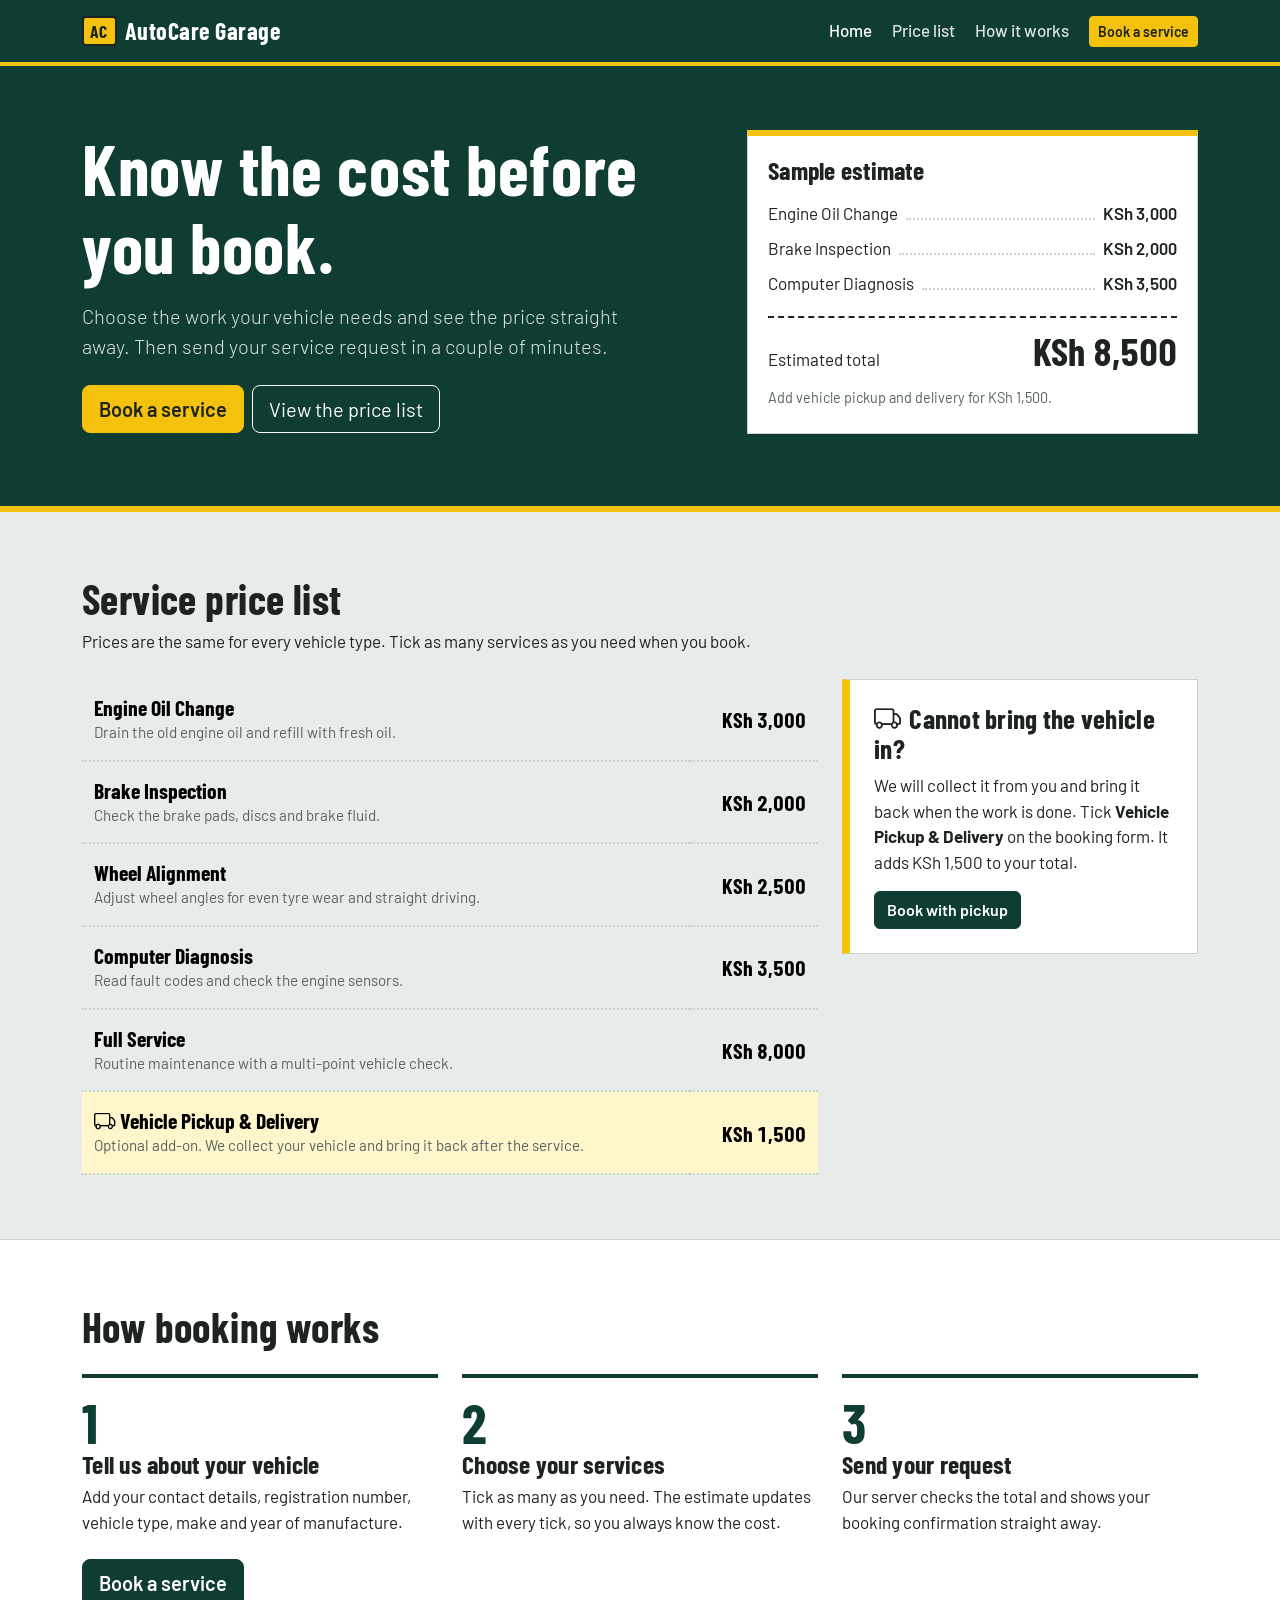
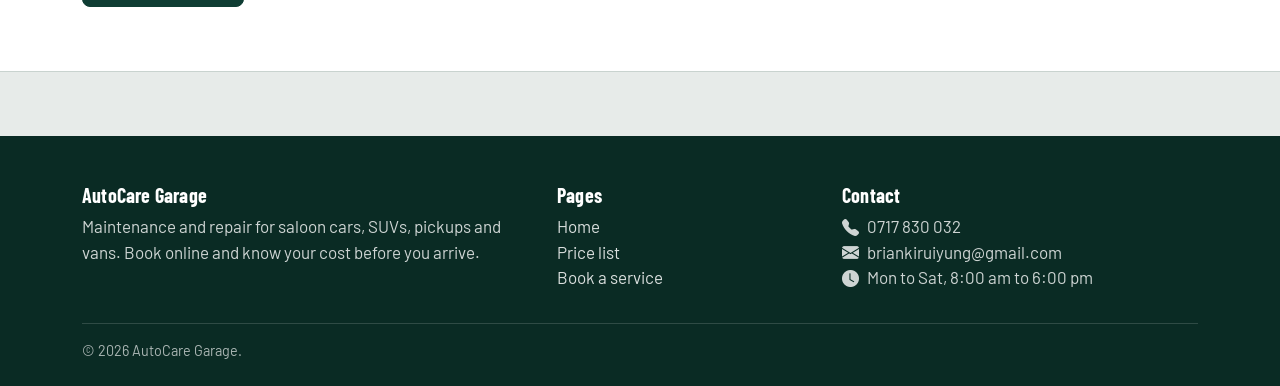
<file: index.html>
<!DOCTYPE html>
<html lang="en">
<head>
  <meta charset="UTF-8">
  <meta name="viewport" content="width=device-width, initial-scale=1">
  <meta name="description" content="AutoCare Garage: book your vehicle service online and see the cost before you arrive.">
  <title>AutoCare Garage | Book your vehicle service online</title>
  <link rel="icon" href="data:image/svg+xml,%3Csvg xmlns='http://www.w3.org/2000/svg' viewBox='0 0 32 32'%3E%3Crect width='32' height='32' rx='5' fill='%23f4c20d'/%3E%3Ctext x='16' y='22' font-size='15' font-weight='700' text-anchor='middle' font-family='Arial' fill='%231c2321'%3EAC%3C/text%3E%3C/svg%3E">

  <!-- Bootstrap 5 and Bootstrap Icons (loaded from a CDN, so an internet connection is needed) -->
  <link rel="stylesheet" href="https://cdn.jsdelivr.net/npm/bootstrap@5.3.3/dist/css/bootstrap.min.css">
  <link rel="stylesheet" href="https://cdn.jsdelivr.net/npm/bootstrap-icons@1.11.3/font/bootstrap-icons.min.css">

  <!-- Barlow fonts. If they fail to load, the fallbacks in style.css are used -->
  <link rel="preconnect" href="https://fonts.googleapis.com">
  <link rel="preconnect" href="https://fonts.gstatic.com" crossorigin>
  <link rel="stylesheet" href="https://fonts.googleapis.com/css2?family=Barlow+Condensed:wght@600;700&family=Barlow:wght@400;500;600&display=swap">

  <!-- Our own styles (must come after Bootstrap) -->
  <link rel="stylesheet" href="style.css">
</head>
<body>

  <!-- ===================== NAVIGATION ===================== -->
  <nav class="navbar navbar-expand-lg navbar-dark site-nav sticky-top">
    <div class="container">
      <a class="navbar-brand d-flex align-items-center gap-2" href="index.html">
        <span class="brand-mark" aria-hidden="true">AC</span>
        <span>AutoCare Garage</span>
      </a>
      <button class="navbar-toggler" type="button" data-bs-toggle="collapse" data-bs-target="#mainNav"
              aria-controls="mainNav" aria-expanded="false" aria-label="Toggle navigation">
        <span class="navbar-toggler-icon"></span>
      </button>
      <div class="collapse navbar-collapse" id="mainNav">
        <ul class="navbar-nav ms-auto align-items-lg-center gap-lg-1">
          <li class="nav-item"><a class="nav-link active" href="index.html" aria-current="page">Home</a></li>
          <li class="nav-item"><a class="nav-link" href="#prices">Price list</a></li>
          <li class="nav-item"><a class="nav-link" href="#how-it-works">How it works</a></li>
          <li class="nav-item ms-lg-2 mt-2 mt-lg-0">
            <a class="btn btn-plate btn-sm" href="service.html">Book a service</a>
          </li>
        </ul>
      </div>
    </div>
  </nav>

  <main>

    <!-- ===================== HERO ===================== -->
    <header class="hero">
      <div class="container">
        <div class="row align-items-center gx-4 gy-5">

          <div class="col-lg-7">
            <h1>Know the cost before you book.</h1>
            <p class="lead mb-4">
              Choose the work your vehicle needs and see the price straight away.
              Then send your service request in a couple of minutes.
            </p>
            <div class="d-flex flex-wrap gap-2">
              <a href="service.html" class="btn btn-plate btn-lg">Book a service</a>
              <a href="#prices" class="btn btn-outline-light btn-lg">View the price list</a>
            </div>
          </div>

          <!-- A sample of the estimate customers see on the booking page -->
          <div class="col-lg-5">
            <div class="ticket" role="img"
                 aria-label="Sample estimate: Engine Oil Change KSh 3,000, Brake Inspection KSh 2,000, Computer Diagnosis KSh 3,500, total KSh 8,500">
              <h2 class="ticket-title">Sample estimate</h2>
              <ul class="ticket-lines" aria-hidden="true">
                <li class="ticket-line">
                  <span class="ticket-name">Engine Oil Change</span>
                  <span class="ticket-leader"></span>
                  <span class="ticket-price">KSh 3,000</span>
                </li>
                <li class="ticket-line">
                  <span class="ticket-name">Brake Inspection</span>
                  <span class="ticket-leader"></span>
                  <span class="ticket-price">KSh 2,000</span>
                </li>
                <li class="ticket-line">
                  <span class="ticket-name">Computer Diagnosis</span>
                  <span class="ticket-leader"></span>
                  <span class="ticket-price">KSh 3,500</span>
                </li>
              </ul>
              <div class="ticket-total" aria-hidden="true">
                <span>Estimated total</span>
                <strong>KSh 8,500</strong>
              </div>
              <p class="ticket-note mb-0">Add vehicle pickup and delivery for KSh 1,500.</p>
            </div>
          </div>

        </div>
      </div>
    </header>

    <!-- ===================== PRICE LIST ===================== -->
    <section class="section-space" id="prices" aria-labelledby="pricesHeading">
      <div class="container">
        <h2 class="section-title" id="pricesHeading">Service price list</h2>
        <p class="mb-4">Prices are the same for every vehicle type. Tick as many services as you need when you book.</p>

        <div class="row g-4 align-items-start">

          <div class="col-lg-8">
            <table class="table price-board align-middle">
              <thead class="visually-hidden">
                <tr>
                  <th scope="col">Service</th>
                  <th scope="col">Charge</th>
                </tr>
              </thead>
              <tbody>
                <tr>
                  <th scope="row">
                    <span class="price-name">Engine Oil Change</span>
                    <span class="price-desc">Drain the old engine oil and refill with fresh oil.</span>
                  </th>
                  <td class="price-cell">KSh 3,000</td>
                </tr>
                <tr>
                  <th scope="row">
                    <span class="price-name">Brake Inspection</span>
                    <span class="price-desc">Check the brake pads, discs and brake fluid.</span>
                  </th>
                  <td class="price-cell">KSh 2,000</td>
                </tr>
                <tr>
                  <th scope="row">
                    <span class="price-name">Wheel Alignment</span>
                    <span class="price-desc">Adjust wheel angles for even tyre wear and straight driving.</span>
                  </th>
                  <td class="price-cell">KSh 2,500</td>
                </tr>
                <tr>
                  <th scope="row">
                    <span class="price-name">Computer Diagnosis</span>
                    <span class="price-desc">Read fault codes and check the engine sensors.</span>
                  </th>
                  <td class="price-cell">KSh 3,500</td>
                </tr>
                <tr>
                  <th scope="row">
                    <span class="price-name">Full Service</span>
                    <span class="price-desc">Routine maintenance with a multi-point vehicle check.</span>
                  </th>
                  <td class="price-cell">KSh 8,000</td>
                </tr>
                <tr class="is-addon">
                  <th scope="row">
                    <span class="price-name"><i class="bi bi-truck me-1" aria-hidden="true"></i>Vehicle Pickup &amp; Delivery</span>
                    <span class="price-desc">Optional add-on. We collect your vehicle and bring it back after the service.</span>
                  </th>
                  <td class="price-cell">KSh 1,500</td>
                </tr>
              </tbody>
            </table>
          </div>

          <!-- Pickup and delivery call-out (opens the booking form with the option already ticked) -->
          <div class="col-lg-4">
            <div class="callout">
              <h3 class="callout-title"><i class="bi bi-truck me-2" aria-hidden="true"></i>Cannot bring the vehicle in?</h3>
              <p>
                We will collect it from you and bring it back when the work is done.
                Tick <strong>Vehicle Pickup &amp; Delivery</strong> on the booking form. It adds KSh 1,500 to your total.
              </p>
              <a href="service.html?pickup=1" class="btn btn-garage">Book with pickup</a>
            </div>
          </div>

        </div>
      </div>
    </section>

    <!-- ===================== HOW IT WORKS ===================== -->
    <section class="band-white section-space" id="how-it-works" aria-labelledby="howHeading">
      <div class="container">
        <h2 class="section-title mb-4" id="howHeading">How booking works</h2>

        <div class="row g-4">
          <div class="col-md-4">
            <div class="step-item">
              <div class="step-number" aria-hidden="true">1</div>
              <h3>Tell us about your vehicle</h3>
              <p class="mb-0">Add your contact details, registration number, vehicle type, make and year of manufacture.</p>
            </div>
          </div>
          <div class="col-md-4">
            <div class="step-item">
              <div class="step-number" aria-hidden="true">2</div>
              <h3>Choose your services</h3>
              <p class="mb-0">Tick as many as you need. The estimate updates with every tick, so you always know the cost.</p>
            </div>
          </div>
          <div class="col-md-4">
            <div class="step-item">
              <div class="step-number" aria-hidden="true">3</div>
              <h3>Send your request</h3>
              <p class="mb-0">Our server checks the total and shows your booking confirmation straight away.</p>
            </div>
          </div>
        </div>

        <div class="mt-4">
          <a href="service.html" class="btn btn-garage btn-lg">Book a service</a>
        </div>
      </div>
    </section>

  </main>

  <!-- ===================== FOOTER ===================== -->
  <footer class="site-footer">
    <div class="container">
      <div class="row g-4">
        <div class="col-md-5">
          <h2>AutoCare Garage</h2>
          <p class="mb-0">Maintenance and repair for saloon cars, SUVs, pickups and vans. Book online and know your cost before you arrive.</p>
        </div>
        <div class="col-12 col-sm-6 col-md-3">
          <h2>Pages</h2>
          <ul class="list-unstyled mb-0">
            <li><a href="index.html">Home</a></li>
            <li><a href="#prices">Price list</a></li>
            <li><a href="service.html">Book a service</a></li>
          </ul>
        </div>
        <div class="col-12 col-sm-6 col-md-4">
          <h2>Contact</h2>
          <ul class="list-unstyled mb-0">
            <li><i class="bi bi-telephone-fill me-2" aria-hidden="true"></i>0717 830 032</li>
            <li><i class="bi bi-envelope-fill me-2" aria-hidden="true"></i>briankiruiyung@gmail.com</li>
            <li><i class="bi bi-clock-fill me-2" aria-hidden="true"></i>Mon to Sat, 8:00 am to 6:00 pm</li>
          </ul>
        </div>
      </div>
      <p class="footer-legal">&copy; 2026 AutoCare Garage.</p>
    </div>
  </footer>

  <!-- Bootstrap's JavaScript (needed for the mobile menu) -->
  <script src="https://cdn.jsdelivr.net/npm/bootstrap@5.3.3/dist/js/bootstrap.bundle.min.js"></script>
</body>
</html>
</file>
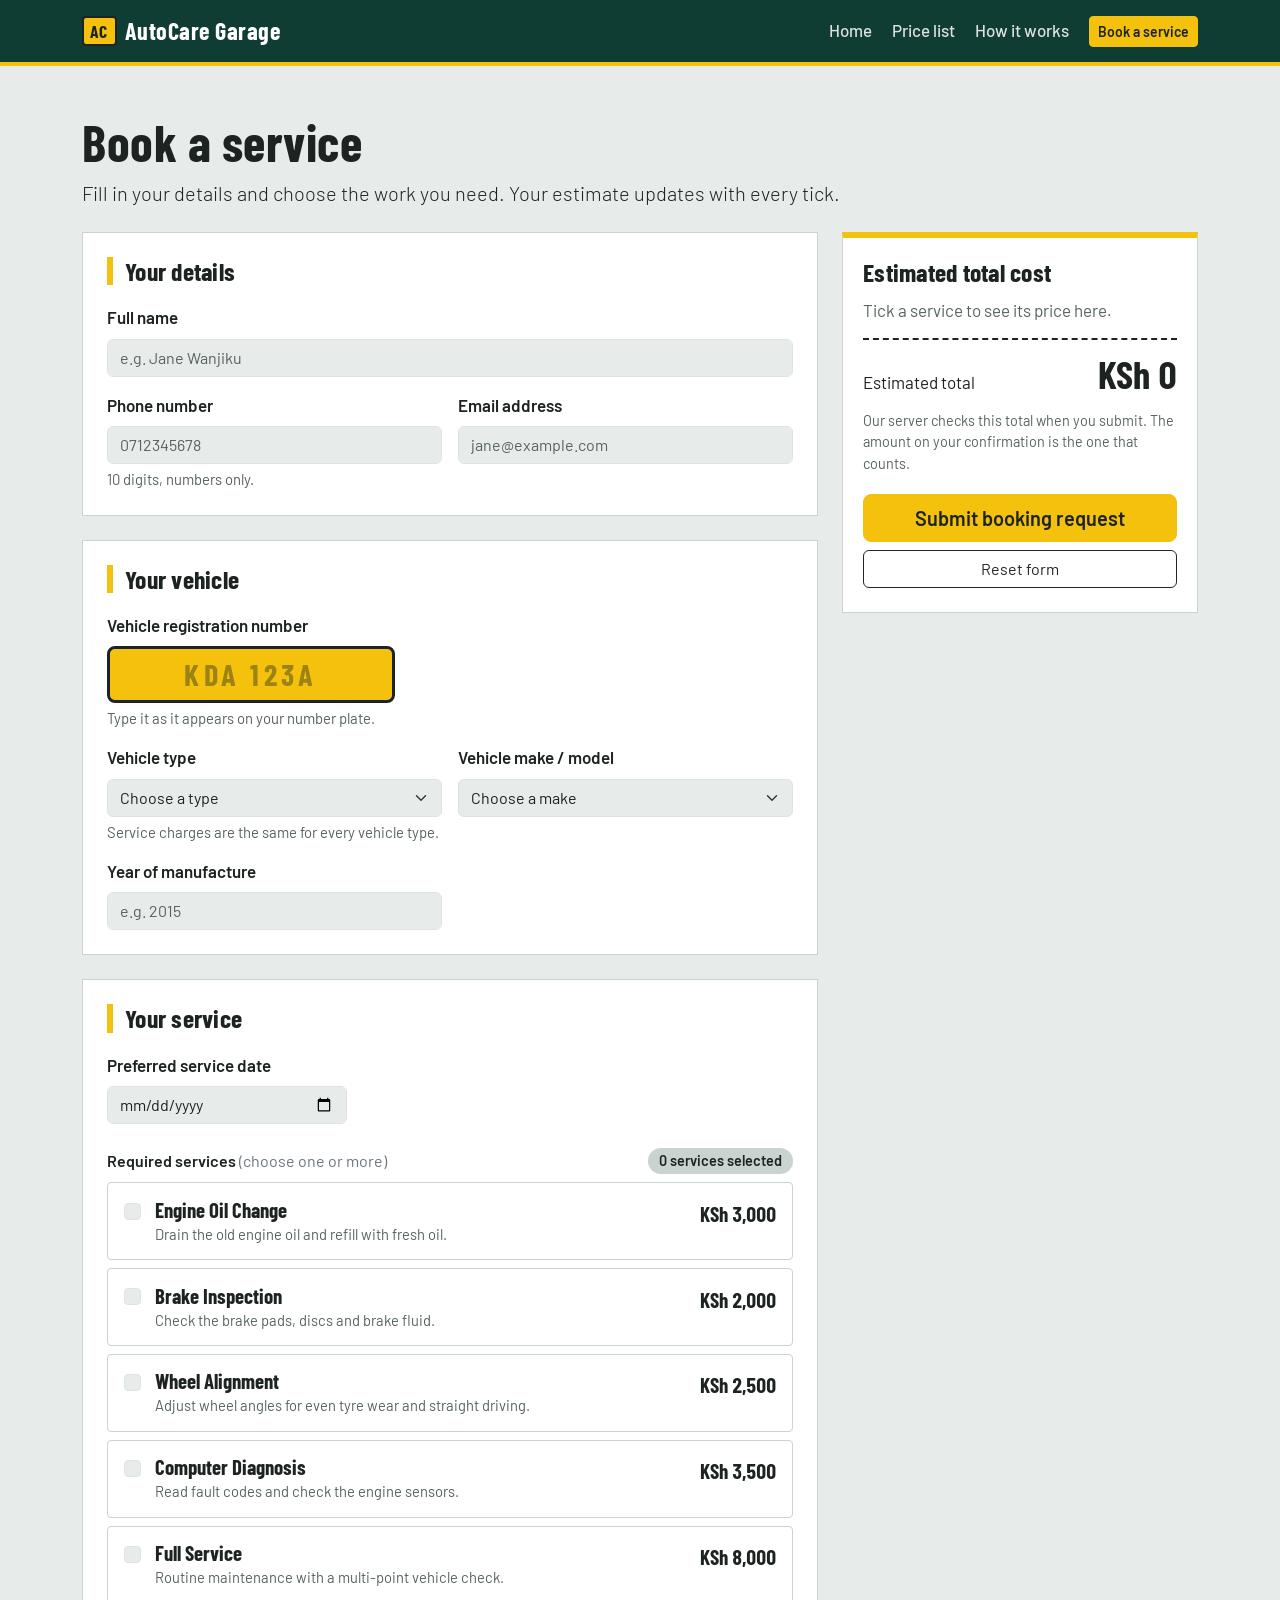
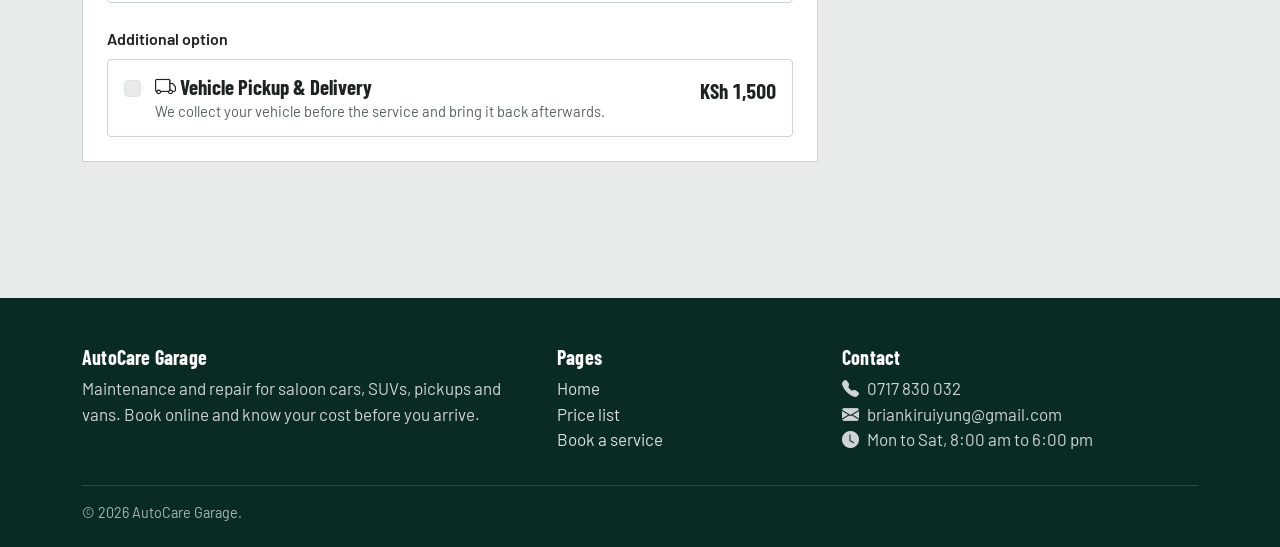
<file: service.html>
<!DOCTYPE html>
<html lang="en">
<head>
  <meta charset="UTF-8">
  <meta name="viewport" content="width=device-width, initial-scale=1">
  <meta name="description" content="Book a vehicle service at AutoCare Garage and see your cost estimate update as you choose.">
  <title>Book a service | AutoCare Garage</title>
  <link rel="icon" href="data:image/svg+xml,%3Csvg xmlns='http://www.w3.org/2000/svg' viewBox='0 0 32 32'%3E%3Crect width='32' height='32' rx='5' fill='%23f4c20d'/%3E%3Ctext x='16' y='22' font-size='15' font-weight='700' text-anchor='middle' font-family='Arial' fill='%231c2321'%3EAC%3C/text%3E%3C/svg%3E">

  <!-- Bootstrap 5 and Bootstrap Icons (loaded from a CDN, so an internet connection is needed) -->
  <link rel="stylesheet" href="https://cdn.jsdelivr.net/npm/bootstrap@5.3.3/dist/css/bootstrap.min.css">
  <link rel="stylesheet" href="https://cdn.jsdelivr.net/npm/bootstrap-icons@1.11.3/font/bootstrap-icons.min.css">

  <!-- Barlow fonts. If they fail to load, the fallbacks in style.css are used -->
  <link rel="preconnect" href="https://fonts.googleapis.com">
  <link rel="preconnect" href="https://fonts.gstatic.com" crossorigin>
  <link rel="stylesheet" href="https://fonts.googleapis.com/css2?family=Barlow+Condensed:wght@600;700&family=Barlow:wght@400;500;600&display=swap">

  <!-- Our own styles (must come after Bootstrap) -->
  <link rel="stylesheet" href="style.css">
</head>
<body>

  <!-- ===================== NAVIGATION ===================== -->
  <nav class="navbar navbar-expand-lg navbar-dark site-nav sticky-top">
    <div class="container">
      <a class="navbar-brand d-flex align-items-center gap-2" href="index.html">
        <span class="brand-mark" aria-hidden="true">AC</span>
        <span>AutoCare Garage</span>
      </a>
      <button class="navbar-toggler" type="button" data-bs-toggle="collapse" data-bs-target="#mainNav"
              aria-controls="mainNav" aria-expanded="false" aria-label="Toggle navigation">
        <span class="navbar-toggler-icon"></span>
      </button>
      <div class="collapse navbar-collapse" id="mainNav">
        <ul class="navbar-nav ms-auto align-items-lg-center gap-lg-1">
          <li class="nav-item"><a class="nav-link" href="index.html">Home</a></li>
          <li class="nav-item"><a class="nav-link" href="index.html#prices">Price list</a></li>
          <li class="nav-item"><a class="nav-link" href="index.html#how-it-works">How it works</a></li>
          <li class="nav-item ms-lg-2 mt-2 mt-lg-0">
            <a class="btn btn-plate btn-sm" href="service.html" aria-current="page">Book a service</a>
          </li>
        </ul>
      </div>
    </div>
  </nav>

  <!-- ===================== PAGE CONTENT ===================== -->
  <main class="container py-5">

    <div class="page-intro mb-4">
      <h1>Book a service</h1>
      <p class="lead mb-0">Fill in your details and choose the work you need. Your estimate updates with every tick.</p>
    </div>

    <!--
      novalidate: we show our own error messages from script.js instead of the browser's pop-ups.
      action + method: the form is sent to process_service.php using POST.
    -->
    <form id="serviceForm" action="process_service.php" method="POST" novalidate>

      <!-- Shown by script.js when the form is submitted with problems -->
      <div id="formAlert" class="alert alert-danger d-none" role="alert" tabindex="-1">
        <i class="bi bi-exclamation-octagon-fill me-2" aria-hidden="true"></i>
        <span id="formAlertText"></span>
      </div>

      <div class="row g-4">

        <!-- ============ LEFT: THE FORM FIELDS ============ -->
        <div class="col-lg-8">

          <!-- ---------- Customer details ---------- -->
          <section class="form-panel" aria-labelledby="customerHeading">
            <h2 class="panel-title" id="customerHeading">Your details</h2>
            <div class="row g-3">

              <div class="col-12">
                <label for="customerName" class="form-label">Full name</label>
                <input type="text" class="form-control" id="customerName" name="customer_name"
                       placeholder="e.g. Jane Wanjiku" autocomplete="name" required
                       aria-describedby="customerNameError">
                <div class="invalid-feedback" id="customerNameError"></div>
              </div>

              <div class="col-md-6">
                <label for="phone" class="form-label">Phone number</label>
                <input type="tel" class="form-control" id="phone" name="phone"
                       placeholder="0712345678" inputmode="numeric" autocomplete="tel" required
                       aria-describedby="phoneHelp phoneError">
                <div class="invalid-feedback" id="phoneError"></div>
                <div class="form-text" id="phoneHelp">10 digits, numbers only.</div>
              </div>

              <div class="col-md-6">
                <label for="email" class="form-label">Email address</label>
                <input type="email" class="form-control" id="email" name="email"
                       placeholder="jane@example.com" autocomplete="email" required
                       aria-describedby="emailError">
                <div class="invalid-feedback" id="emailError"></div>
              </div>

            </div>
          </section>

          <!-- ---------- Vehicle details ---------- -->
          <section class="form-panel" aria-labelledby="vehicleHeading">
            <h2 class="panel-title" id="vehicleHeading">Your vehicle</h2>
            <div class="row g-3">

              <div class="col-12">
                <label for="regNumber" class="form-label">Vehicle registration number</label>
                <input type="text" class="form-control plate-input" id="regNumber" name="reg_number"
                       placeholder="KDA 123A" maxlength="10" autocomplete="off" spellcheck="false" required
                       aria-describedby="regNumberHelp regNumberError">
                <div class="invalid-feedback" id="regNumberError"></div>
                <div class="form-text" id="regNumberHelp">Type it as it appears on your number plate.</div>
              </div>

              <div class="col-md-6">
                <label for="vehicleType" class="form-label">Vehicle type</label>
                <select class="form-select" id="vehicleType" name="vehicle_type" required
                        aria-describedby="vehicleTypeHelp vehicleTypeError">
                  <option value="" selected>Choose a type</option>
                  <option value="Saloon Car">Saloon Car</option>
                  <option value="SUV">SUV</option>
                  <option value="Pickup">Pickup</option>
                  <option value="Van">Van</option>
                </select>
                <div class="invalid-feedback" id="vehicleTypeError"></div>
                <div class="form-text" id="vehicleTypeHelp">Service charges are the same for every vehicle type.</div>
              </div>

              <div class="col-md-6">
                <label for="vehicleModel" class="form-label">Vehicle make / model</label>
                <select class="form-select" id="vehicleModel" name="vehicle_model" required
                        aria-describedby="vehicleModelError">
                  <option value="" selected>Choose a make</option>
                  <option value="Toyota">Toyota</option>
                  <option value="Nissan">Nissan</option>
                  <option value="Subaru">Subaru</option>
                  <option value="Mazda">Mazda</option>
                  <option value="Honda">Honda</option>
                  <option value="Other">Other</option>
                </select>
                <div class="invalid-feedback" id="vehicleModelError"></div>
              </div>

              <div class="col-md-6">
                <label for="manufactureYear" class="form-label">Year of manufacture</label>
                <input type="text" class="form-control" id="manufactureYear" name="manufacture_year"
                       placeholder="e.g. 2015" inputmode="numeric" maxlength="4" autocomplete="off" required
                       aria-describedby="manufactureYearError">
                <div class="invalid-feedback" id="manufactureYearError"></div>
              </div>

            </div>

            <!-- Filled in by script.js when a vehicle type is chosen -->
            <div id="vehicleTypeInfo" class="info-note d-none" role="status">
              <i class="bi bi-info-circle-fill" aria-hidden="true"></i>
              <div><strong id="vehicleTypeTitle"></strong> <span id="vehicleTypeText"></span></div>
            </div>

            <!-- Shown by script.js for older vehicles -->
            <div id="ageWarning" class="age-warning d-none" role="status">
              <i class="bi bi-exclamation-triangle-fill" aria-hidden="true"></i>
              <div>
                <p class="mb-2" id="ageWarningText"></p>
                <button type="button" class="btn btn-sm btn-dark" id="addDiagnosisBtn">Add Computer Diagnosis</button>
                <span id="diagnosisAdded" class="d-none fw-semibold">
                  <i class="bi bi-check-circle-fill" aria-hidden="true"></i> Computer Diagnosis is on your list.
                </span>
              </div>
            </div>
          </section>

          <!-- ---------- Service details ---------- -->
          <section class="form-panel" aria-labelledby="serviceHeading">
            <h2 class="panel-title" id="serviceHeading">Your service</h2>

            <div class="mb-4">
              <label for="serviceDate" class="form-label">Preferred service date</label>
              <input type="date" class="form-control" id="serviceDate" name="service_date" required
                     style="max-width: 15rem;" aria-describedby="serviceDateError">
              <div class="invalid-feedback" id="serviceDateError"></div>
            </div>

            <!-- Required services: the customer can tick more than one -->
            <fieldset class="service-group mb-4" id="serviceGroup">
              <legend class="field-legend d-flex flex-wrap align-items-center justify-content-between gap-2">
                <span>Required services <span class="fw-normal text-secondary">(choose one or more)</span></span>
                <span class="count-badge" id="serviceCount" aria-live="polite">0 services selected</span>
              </legend>

              <div class="row g-2">

                <div class="col-12">
                  <label class="service-option" for="svcOilChange">
                    <input class="form-check-input service-checkbox" type="checkbox"
                           id="svcOilChange" name="services[]" value="oil_change">
                    <span class="service-text">
                      <span class="service-name">Engine Oil Change</span>
                      <span class="service-desc">Drain the old engine oil and refill with fresh oil.</span>
                    </span>
                    <span class="service-price">KSh 3,000</span>
                  </label>
                </div>

                <div class="col-12">
                  <label class="service-option" for="svcBrakeInspection">
                    <input class="form-check-input service-checkbox" type="checkbox"
                           id="svcBrakeInspection" name="services[]" value="brake_inspection">
                    <span class="service-text">
                      <span class="service-name">Brake Inspection</span>
                      <span class="service-desc">Check the brake pads, discs and brake fluid.</span>
                    </span>
                    <span class="service-price">KSh 2,000</span>
                  </label>
                </div>

                <div class="col-12">
                  <label class="service-option" for="svcWheelAlignment">
                    <input class="form-check-input service-checkbox" type="checkbox"
                           id="svcWheelAlignment" name="services[]" value="wheel_alignment">
                    <span class="service-text">
                      <span class="service-name">Wheel Alignment</span>
                      <span class="service-desc">Adjust wheel angles for even tyre wear and straight driving.</span>
                    </span>
                    <span class="service-price">KSh 2,500</span>
                  </label>
                </div>

                <div class="col-12">
                  <label class="service-option" for="svcComputerDiagnosis">
                    <input class="form-check-input service-checkbox" type="checkbox"
                           id="svcComputerDiagnosis" name="services[]" value="computer_diagnosis">
                    <span class="service-text">
                      <span class="service-name">Computer Diagnosis</span>
                      <span class="service-desc">Read fault codes and check the engine sensors.</span>
                    </span>
                    <span class="service-price">KSh 3,500</span>
                  </label>
                </div>

                <div class="col-12">
                  <label class="service-option" for="svcFullService">
                    <input class="form-check-input service-checkbox" type="checkbox"
                           id="svcFullService" name="services[]" value="full_service">
                    <span class="service-text">
                      <span class="service-name">Full Service</span>
                      <span class="service-desc">Routine maintenance with a multi-point vehicle check.</span>
                    </span>
                    <span class="service-price">KSh 8,000</span>
                  </label>
                </div>

              </div>

              <!-- Shown by script.js when no service is ticked at submit time -->
              <div class="invalid-feedback" id="servicesError">Select at least one service.</div>
            </fieldset>

            <!-- Additional option: pickup and delivery (individual requirement, adds KSh 1,500) -->
            <fieldset>
              <legend class="field-legend">Additional option</legend>
              <label class="service-option" for="pickupDelivery" id="pickupRow">
                <input class="form-check-input" type="checkbox" id="pickupDelivery" name="pickup_delivery" value="yes">
                <span class="service-text">
                  <span class="service-name"><i class="bi bi-truck me-1" aria-hidden="true"></i>Vehicle Pickup &amp; Delivery</span>
                  <span class="service-desc">We collect your vehicle before the service and bring it back afterwards.</span>
                </span>
                <span class="service-price">KSh 1,500</span>
              </label>
            </fieldset>
          </section>

        </div>

        <!-- ============ RIGHT: LIVE ESTIMATE ============ -->
        <aside class="col-lg-4">
          <div class="summary-sticky">
            <div class="ticket" aria-labelledby="ticketTitle">
              <h2 class="ticket-title" id="ticketTitle">Estimated total cost</h2>

              <!-- script.js builds one line per ticked service (and the pickup fee) -->
              <ul class="ticket-lines" id="costLines" aria-live="polite"></ul>
              <p class="ticket-empty" id="costEmpty">Tick a service to see its price here.</p>

              <div class="ticket-total">
                <span>Estimated total</span>
                <strong id="totalAmount">KSh 0</strong>
              </div>

              <p class="ticket-note">
                Our server checks this total when you submit. The amount on your confirmation is the one that counts.
              </p>

              <!-- The browser's total is sent along only so the server can compare it with its own figure -->
              <input type="hidden" id="clientTotal" name="client_total" value="0">

              <div class="d-grid gap-2">
                <button type="submit" class="btn btn-plate btn-lg" id="submitBtn">Submit booking request</button>
                <button type="reset" class="btn btn-outline-dark" id="resetBtn">Reset form</button>
              </div>
            </div>
          </div>
        </aside>

      </div>
    </form>
  </main>

  <!-- ===================== FOOTER ===================== -->
  <footer class="site-footer">
    <div class="container">
      <div class="row g-4">
        <div class="col-md-5">
          <h2>AutoCare Garage</h2>
          <p class="mb-0">Maintenance and repair for saloon cars, SUVs, pickups and vans. Book online and know your cost before you arrive.</p>
        </div>
        <div class="col-12 col-sm-6 col-md-3">
          <h2>Pages</h2>
          <ul class="list-unstyled mb-0">
            <li><a href="index.html">Home</a></li>
            <li><a href="index.html#prices">Price list</a></li>
            <li><a href="service.html">Book a service</a></li>
          </ul>
        </div>
        <div class="col-12 col-sm-6 col-md-4">
          <h2>Contact</h2>
          <ul class="list-unstyled mb-0">
            <li><i class="bi bi-telephone-fill me-2" aria-hidden="true"></i>0717 830 032</li>
            <li><i class="bi bi-envelope-fill me-2" aria-hidden="true"></i>briankiruiyung@gmail.com</li>
            <li><i class="bi bi-clock-fill me-2" aria-hidden="true"></i>Mon to Sat, 8:00 am to 6:00 pm</li>
          </ul>
        </div>
      </div>
      <p class="footer-legal">&copy; 2026 AutoCare Garage. </p>
    </div>
  </footer>

  <!-- Bootstrap's JavaScript (needed for the mobile menu), then our own script -->
  <script src="https://cdn.jsdelivr.net/npm/bootstrap@5.3.3/dist/js/bootstrap.bundle.min.js"></script>
  <script src="script.js"></script>
</body>
</html>
</file>
<file: style.css>
/* ==========================================================
   style.css  -  AutoCare Garage
   Custom styles that sit on top of Bootstrap 5.
   Loaded AFTER Bootstrap, so rules here override its defaults.

   Design idea: a workshop job card.
   - Racing green and number-plate yellow are the only brand colours.
   - The registration-number field looks like a real plate.
   - The cost estimate looks like a printed price ticket.
   ========================================================== */


/* ----------------------------------------------------------
   1. DESIGN TOKENS (colours, fonts) + Bootstrap overrides
   ---------------------------------------------------------- */
:root {
  --ac-green:      #0f3d33;   /* racing green - main brand colour    */
  --ac-green-deep: #0a2b24;   /* footer and hover states             */
  --ac-green-tint: #e3efeb;   /* selected rows and info panels       */
  --ac-plate:      #f4c20d;   /* number-plate yellow - accent colour */
  --ac-plate-tint: #fff6cc;   /* warnings and highlighted rows       */
  --ac-concrete:   #e7ebe9;   /* page background                     */
  --ac-paper:      #ffffff;   /* cards, ticket, receipt              */
  --ac-ink:        #1c2321;   /* body text                           */
  --ac-muted:      #566360;   /* secondary text                      */
  --ac-line:       #c9d3cf;   /* borders and dotted leaders          */

  --ac-display: 'Barlow Condensed', 'Arial Narrow', Arial, sans-serif;

  /* Tell Bootstrap about our fonts and colours */
  --bs-body-font-family: 'Barlow', system-ui, -apple-system, 'Segoe UI', Roboto, Arial, sans-serif;
  --bs-body-font-size: 1.0625rem;
  --bs-body-color: var(--ac-ink);
  --bs-body-bg: var(--ac-concrete);
  --bs-heading-color: var(--ac-ink);
  --bs-secondary-color: var(--ac-muted);
  --bs-link-color-rgb: 15, 61, 51;
  --bs-link-hover-color-rgb: 10, 43, 36;
}

html {
  scroll-behavior: smooth;
  scroll-padding-top: 5rem;      /* keeps anchors clear of the sticky navbar */
}

/* Sticky footer: on short pages the footer stays at the bottom of the screen */
body {
  min-height: 100vh;
  display: flex;
  flex-direction: column;
}

body > main {
  flex: 1 0 auto;
}

h1, h2, h3, h4, h5 {
  font-family: var(--ac-display);
  font-weight: 700;
  letter-spacing: 0.01em;
  line-height: 1.1;
}

/* Visible keyboard focus everywhere */
a:focus-visible,
button:focus-visible {
  outline: 3px solid var(--ac-green);
  outline-offset: 2px;
}


/* ----------------------------------------------------------
   2. BUTTONS
   Bootstrap 5.3 buttons read their colours from --bs-btn-*
   variables, so we only need to set those.
   ---------------------------------------------------------- */
.btn-plate {
  --bs-btn-color: var(--ac-ink);
  --bs-btn-bg: var(--ac-plate);
  --bs-btn-border-color: var(--ac-plate);
  --bs-btn-hover-color: var(--ac-ink);
  --bs-btn-hover-bg: #ffd23a;
  --bs-btn-hover-border-color: #ffd23a;
  --bs-btn-active-color: var(--ac-ink);
  --bs-btn-active-bg: #e0b00a;
  --bs-btn-active-border-color: #e0b00a;
  --bs-btn-focus-shadow-rgb: 244, 194, 13;
  font-weight: 600;
}

.btn-garage {
  --bs-btn-color: #fff;
  --bs-btn-bg: var(--ac-green);
  --bs-btn-border-color: var(--ac-green);
  --bs-btn-hover-color: #fff;
  --bs-btn-hover-bg: var(--ac-green-deep);
  --bs-btn-hover-border-color: var(--ac-green-deep);
  --bs-btn-active-color: #fff;
  --bs-btn-active-bg: var(--ac-green-deep);
  --bs-btn-active-border-color: var(--ac-green-deep);
  --bs-btn-focus-shadow-rgb: 15, 61, 51;
  font-weight: 600;
}


/* ----------------------------------------------------------
   3. NAVBAR AND FOOTER (shared by every page)
   ---------------------------------------------------------- */
.site-nav {
  background-color: var(--ac-green);
  border-bottom: 4px solid var(--ac-plate);
}

.site-nav .navbar-brand {
  font-family: var(--ac-display);
  font-size: 1.5rem;
  font-weight: 700;
  letter-spacing: 0.02em;
}

/* Small yellow "plate" used as the logo */
.brand-mark {
  display: inline-block;
  background: var(--ac-plate);
  color: var(--ac-ink);
  border: 2px solid var(--ac-ink);
  border-radius: 4px;
  padding: 0 0.4rem;
  font-size: 1.1rem;
  line-height: 1.5;
  letter-spacing: 0.06em;
}

.site-nav .nav-link {
  color: rgba(255, 255, 255, 0.85);
  font-weight: 500;
}

.site-nav .nav-link:hover,
.site-nav .nav-link.active {
  color: #fff;
}

.site-footer {
  overflow-wrap: anywhere;   /* long words such as e-mail addresses wrap instead of widening the page */
  background: var(--ac-green-deep);
  color: rgba(255, 255, 255, 0.8);
  padding: 3rem 0 1.5rem;
  margin-top: 4rem;
}

.site-footer h2 {
  color: #fff;
  font-size: 1.25rem;
}

.site-footer a {
  color: rgba(255, 255, 255, 0.85);
  text-decoration: none;
}

.site-footer a:hover {
  color: var(--ac-plate);
  text-decoration: underline;
}

.footer-legal {
  border-top: 1px solid rgba(255, 255, 255, 0.15);
  margin: 2rem 0 0;
  padding-top: 1rem;
  font-size: 0.9rem;
  color: rgba(255, 255, 255, 0.65);
}


/* ----------------------------------------------------------
   4. HOME PAGE (index.html)
   ---------------------------------------------------------- */
.hero {
  background: var(--ac-green);
  color: #fff;
  padding: 4rem 0 4.5rem;
  border-bottom: 6px solid var(--ac-plate);
}

.hero h1 {
  color: #fff;
  font-size: clamp(2.6rem, 6vw, 4.4rem);
  margin-bottom: 1rem;
}

.hero .lead {
  max-width: 34rem;
  color: rgba(255, 255, 255, 0.85);
}

.band-white {
  background: var(--ac-paper);
  border-top: 1px solid var(--ac-line);
  border-bottom: 1px solid var(--ac-line);
}

.section-space {
  padding: 4rem 0;
}

.section-title {
  font-size: clamp(1.9rem, 4vw, 2.6rem);
  margin-bottom: 0.5rem;
}

/* Price list that reads like a board in the workshop.
   Two columns (name + description, then price) so it fits on a phone. */
.price-board {
  --bs-table-bg: transparent;
  margin-bottom: 0;
}

.price-board th,
.price-board td {
  padding: 1rem 0.75rem;
  border-bottom: 2px dotted var(--ac-line);
}

.price-board th[scope="row"] {
  font-weight: 400;
}

.price-name {
  display: block;
  font-family: var(--ac-display);
  font-size: 1.35rem;
  font-weight: 700;
  line-height: 1.2;
}

.price-desc {
  display: block;
  font-size: 0.95rem;
  color: var(--ac-muted);
}

.price-board .price-cell {
  text-align: right;
  font-family: var(--ac-display);
  font-size: 1.35rem;
  font-weight: 700;
  font-variant-numeric: tabular-nums;
  white-space: nowrap;
}

.price-board tr.is-addon {
  --bs-table-bg: var(--ac-plate-tint);
}

/* Steps in "How booking works" - a real sequence, so numbers are fine */
.step-number {
  font-family: var(--ac-display);
  font-size: 3.5rem;
  font-weight: 700;
  line-height: 1;
  color: var(--ac-green);
}

.step-item {
  border-top: 4px solid var(--ac-green);
  padding-top: 1rem;
  height: 100%;
}

.step-item h3 {
  font-size: 1.6rem;
  margin-bottom: 0.4rem;
}

/* Pickup and delivery call-out */
.callout {
  background: var(--ac-paper);
  border: 1px solid var(--ac-line);
  border-left: 8px solid var(--ac-plate);
  padding: 1.5rem;
}

.callout-title {
  font-size: 1.7rem;
  margin-bottom: 0.6rem;
}


/* ----------------------------------------------------------
   5. THE ESTIMATE TICKET
   Used on the home page (static sample) and on service.html
   (live, updated by script.js).
   ---------------------------------------------------------- */
.ticket {
  background: var(--ac-paper);
  color: var(--ac-ink);
  border: 1px solid var(--ac-line);
  border-top: 6px solid var(--ac-plate);
  padding: 1.25rem 1.25rem 1.5rem;
}

.ticket-title {
  font-size: 1.6rem;
  margin: 0 0 0.75rem;
}

.ticket-lines {
  list-style: none;
  margin: 0;
  padding: 0;
}

.ticket-line {
  display: flex;
  align-items: baseline;
  gap: 0.5rem;
  padding: 0.3rem 0;
}

/* Dotted line between the service name and its price */
.ticket-leader {
  flex: 1 1 auto;
  min-width: 1rem;
  border-bottom: 2px dotted var(--ac-line);
}

.ticket-price {
  font-weight: 600;
  font-variant-numeric: tabular-nums;
  white-space: nowrap;
}

/* The pickup & delivery line is highlighted */
.ticket-line.is-pickup {
  background: var(--ac-plate-tint);
  margin: 0 -0.5rem;
  padding: 0.3rem 0.5rem;
}

.ticket-line.is-pickup .ticket-name {
  font-weight: 600;
}

.ticket-empty {
  color: var(--ac-muted);
  margin: 0;
}

.ticket-total {
  display: flex;
  flex-wrap: wrap;
  align-items: baseline;
  justify-content: space-between;
  gap: 0.15rem 1rem;
  margin-top: 0.9rem;
  padding-top: 0.9rem;
  border-top: 2px dashed var(--ac-ink);
}

.ticket-total strong {
  margin-left: auto;
  font-family: var(--ac-display);
  font-size: 2.4rem;
  line-height: 1;
  font-variant-numeric: tabular-nums;
}

.ticket-note {
  font-size: 0.9rem;
  color: var(--ac-muted);
  margin: 0.9rem 0 1.25rem;
}


/* ----------------------------------------------------------
   6. BOOKING FORM (service.html)
   ---------------------------------------------------------- */
.page-intro h1 {
  font-size: clamp(2.2rem, 5vw, 3.2rem);
}

.form-panel {
  background: var(--ac-paper);
  border: 1px solid var(--ac-line);
  padding: 1.5rem;
  margin-bottom: 1.5rem;
}

.panel-title {
  font-size: 1.6rem;
  padding-left: 0.75rem;
  border-left: 6px solid var(--ac-plate);
  margin-bottom: 1.25rem;
}

/* Our own focus colours instead of Bootstrap's blue */
.form-control:focus,
.form-select:focus {
  border-color: var(--ac-green);
  box-shadow: 0 0 0 0.25rem rgba(15, 61, 51, 0.2);
}

.form-check-input:checked {
  background-color: var(--ac-green);
  border-color: var(--ac-green);
}

.form-check-input:focus {
  border-color: var(--ac-green);
  box-shadow: 0 0 0 0.25rem rgba(15, 61, 51, 0.2);
}

.form-label,
.field-legend {
  font-weight: 600;
}

.field-legend {
  float: none;
  width: 100%;
  font-size: 1rem;
  margin-bottom: 0.5rem;
}

/* The registration number box looks like a number plate */
.plate-input {
  max-width: 18rem;
  font-family: var(--ac-display);
  font-size: 1.9rem;
  font-weight: 700;
  letter-spacing: 0.14em;
  text-align: center;
  text-transform: uppercase;
  color: var(--ac-ink);
  background-color: var(--ac-plate);
  border: 3px solid var(--ac-ink);
  border-radius: 0.5rem;
  padding: 0.15rem 0.75rem;
}

/* Bootstrap draws a tick/cross inside the field; on the plate it would cover the letters,
   so the green/red border is the only validation signal here */
.plate-input.is-valid,
.plate-input.is-invalid {
  background-image: none;
  padding-right: 0.75rem;
}

.plate-input::placeholder {
  color: rgba(28, 35, 33, 0.4);
  letter-spacing: 0.14em;
}

.plate-input:focus {
  background-color: #ffd23a;
  border-color: var(--ac-ink);
  box-shadow: 0 0 0 0.25rem rgba(15, 61, 51, 0.25);
}

/* A selectable row: one per service */
.service-option {
  display: grid;
  grid-template-columns: auto 1fr auto;   /* checkbox | name + description | price */
  align-items: start;
  column-gap: 0.85rem;
  height: 100%;
  margin: 0;
  padding: 0.9rem 1rem;
  background: var(--ac-paper);
  border: 1px solid var(--ac-line);
  border-radius: 0.25rem;
  cursor: pointer;
}

.service-option:hover {
  border-color: var(--ac-green);
}

/* script.js adds .is-selected when the box is ticked */
.service-option.is-selected {
  background: var(--ac-green-tint);
  border-color: var(--ac-green);
}

.service-option .form-check-input {
  margin-top: 0.3rem;
}

.service-name {
  display: block;
  font-family: var(--ac-display);
  font-size: 1.3rem;
  font-weight: 700;
  line-height: 1.2;
}

.service-desc {
  display: block;
  font-size: 0.92rem;
  color: var(--ac-muted);
}

.service-price {
  font-family: var(--ac-display);
  font-size: 1.3rem;
  font-weight: 700;
  font-variant-numeric: tabular-nums;
  white-space: nowrap;
}

@media (max-width: 575.98px) {
  .service-option {
    grid-template-columns: auto 1fr;
  }

  .service-price {
    grid-column: 2;
    margin-top: 0.15rem;
  }
}

/* Red outline around the services group when none is chosen */
.service-group.has-error .service-option {
  border-color: #dc3545;
}

/* "2 services selected" badge */
.count-badge {
  background: var(--ac-line);
  color: var(--ac-ink);
  font-size: 0.9rem;
  font-weight: 600;
  padding: 0.15rem 0.7rem;
  border-radius: 1rem;
  white-space: nowrap;
}

.count-badge.has-items {
  background: var(--ac-green);
  color: #fff;
}

/* Messages that appear while the customer fills in the form */
.info-note,
.age-warning {
  display: flex;
  gap: 0.75rem;
  align-items: flex-start;
  padding: 0.85rem 1rem;
  margin-top: 1rem;
}

.info-note {
  background: var(--ac-green-tint);
  border-left: 5px solid var(--ac-green);
}

.age-warning {
  background: var(--ac-plate-tint);
  border-left: 5px solid var(--ac-plate);
}

.info-note .bi,
.age-warning .bi {
  font-size: 1.25rem;
  line-height: 1.3;
}

/* Keep the estimate in view while scrolling on large screens */
@media (min-width: 992px) {
  .summary-sticky {
    position: sticky;
    top: 5.5rem;
  }
}


/* ----------------------------------------------------------
   7. CONFIRMATION RECEIPT (process_service.php)
   ---------------------------------------------------------- */
.receipt {
  background: var(--ac-paper);
  border: 1px solid var(--ac-line);
}

.receipt-head {
  display: flex;
  flex-wrap: wrap;
  align-items: flex-start;
  justify-content: space-between;
  gap: 1rem;
  background: var(--ac-green);
  color: #fff;
  padding: 1.5rem;
  border-bottom: 6px solid var(--ac-plate);
}

.receipt-head h1 {
  color: #fff;
  font-size: clamp(1.8rem, 4.5vw, 2.6rem);
  margin: 0 0 0.35rem;
}

/* Rubber-stamp style status */
.receipt-stamp {
  display: inline-block;
  border: 3px solid var(--ac-plate);
  color: var(--ac-plate);
  font-family: var(--ac-display);
  font-size: 1.2rem;
  font-weight: 700;
  letter-spacing: 0.05em;
  padding: 0.2rem 0.8rem;
  transform: rotate(-3deg);
}

.receipt-body {
  padding: 1.5rem;
}

.receipt-meta {
  display: flex;
  flex-wrap: wrap;
  gap: 0.25rem 2rem;
  color: var(--ac-muted);
  font-size: 0.95rem;
  margin-bottom: 1.25rem;
}

.receipt-section {
  font-size: 1.4rem;
  margin: 0 0 0.5rem;
}

/* Label on the left, value on the right */
.detail-list {
  margin: 0 0 1.5rem;
}

.detail-list > div {
  display: flex;
  align-items: center;
  justify-content: space-between;
  gap: 1rem;
  padding: 0.45rem 0;
  border-bottom: 1px dotted var(--ac-line);
}

.detail-list dt {
  font-weight: 500;
  color: var(--ac-muted);
}

.detail-list dd {
  margin: 0;
  font-weight: 600;
  text-align: right;
  word-break: break-word;
}

/* The registration number is shown as a small plate */
.plate-badge {
  display: inline-block;
  background: var(--ac-plate);
  color: var(--ac-ink);
  border: 2px solid var(--ac-ink);
  border-radius: 0.35rem;
  padding: 0 0.6rem;
  font-family: var(--ac-display);
  font-size: 1.35rem;
  font-weight: 700;
  letter-spacing: 0.12em;
  line-height: 1.5;
}

.receipt-table {
  --bs-table-bg: transparent;
  margin-bottom: 0;
}

.receipt-table th,
.receipt-table td {
  padding: 0.7rem 0.5rem;
  border-bottom: 1px dotted var(--ac-line);
}

.receipt-table .amount {
  text-align: right;
  font-variant-numeric: tabular-nums;
  white-space: nowrap;
}

.receipt-table .group-row th {
  font-family: var(--ac-display);
  font-size: 1.1rem;
  color: var(--ac-muted);
  border-bottom: 2px solid var(--ac-ink);
}

/* Pickup & delivery row stands out when it was chosen */
.receipt-table tr.row-pickup {
  --bs-table-bg: var(--ac-plate-tint);
  font-weight: 600;
}

.receipt-total {
  display: flex;
  flex-wrap: wrap;
  align-items: baseline;
  justify-content: space-between;
  gap: 0.5rem 1rem;
  background: var(--ac-green);
  color: #fff;
  padding: 1rem 1.5rem;
}

.receipt-total .label {
  font-family: var(--ac-display);
  font-size: 1.4rem;
  font-weight: 700;
  letter-spacing: 0.03em;
}

.receipt-total .amount {
  font-family: var(--ac-display);
  font-size: 2.6rem;
  font-weight: 700;
  line-height: 1;
  color: var(--ac-plate);
  font-variant-numeric: tabular-nums;
}


/* ----------------------------------------------------------
   8. ACCESSIBILITY AND PRINTING
   ---------------------------------------------------------- */
@media (prefers-reduced-motion: reduce) {
  html {
    scroll-behavior: auto;
  }
}

@media print {
  .site-nav,
  .site-footer,
  .no-print {
    display: none !important;
  }

  body {
    background: #fff;
  }

  /* Make sure the green header and total bar still print */
  .receipt-head,
  .receipt-total,
  .receipt-stamp,
  .plate-badge {
    -webkit-print-color-adjust: exact;
    print-color-adjust: exact;
  }
}
</file>
